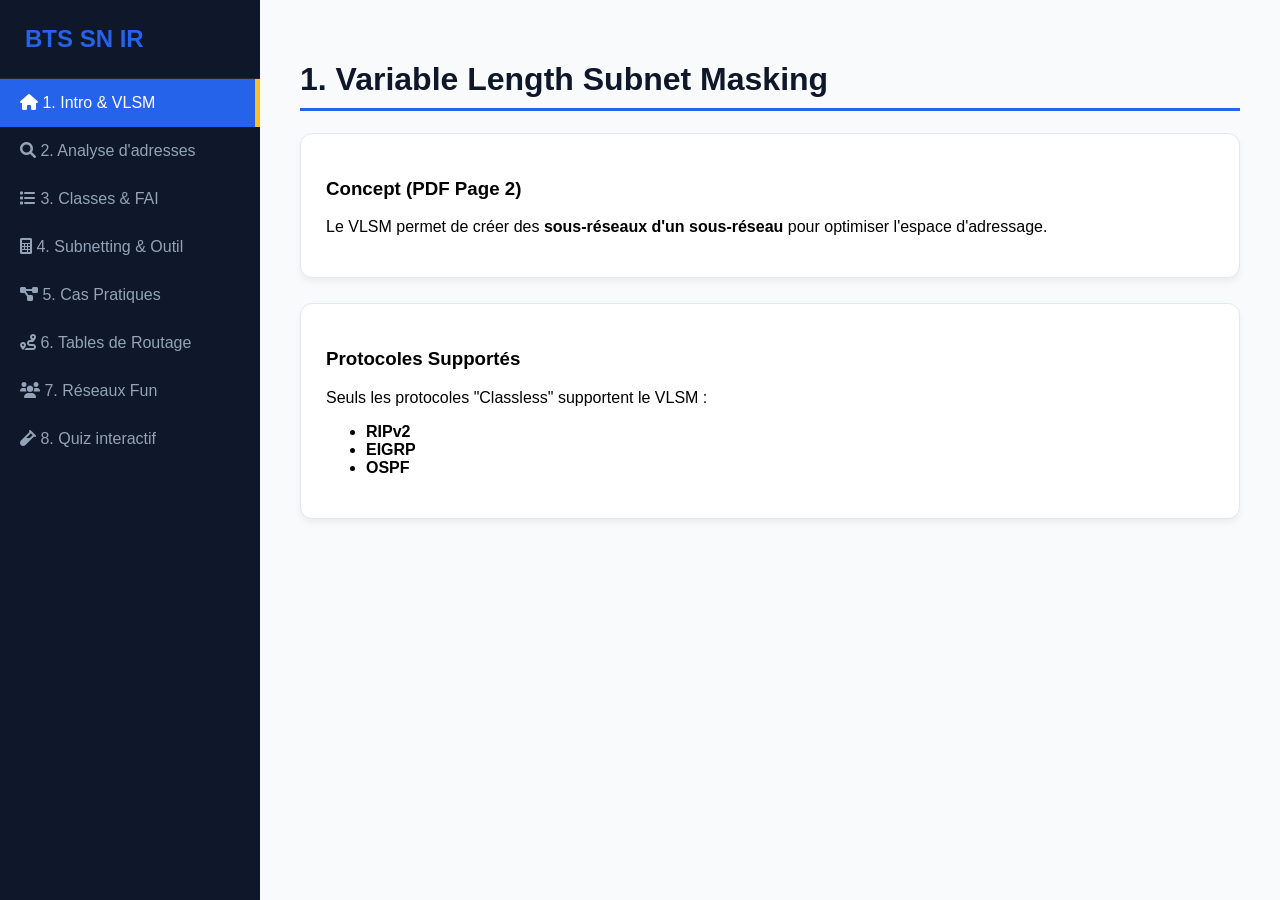
<file: index.html>
<!DOCTYPE html>
<html lang="fr">
<head>
    <meta charset="UTF-8">
    <title>Intro VLSM</title>
    <link rel="stylesheet" href="style.css">
    <link rel="stylesheet" href="https://cdnjs.cloudflare.com/ajax/libs/font-awesome/6.0.0/css/all.min.css">
</head>
<body>
    <div id="nav-container"></div>
    <main>
        <h1>1. Variable Length Subnet Masking</h1>
        <div class="card">
            <h3>Concept (PDF Page 2)</h3>
            <p>Le VLSM permet de créer des <strong>sous-réseaux d'un sous-réseau</strong> pour optimiser l'espace d'adressage.</p>
        </div>
        <div class="card">
            <h3>Protocoles Supportés</h3>
            <p>Seuls les protocoles "Classless" supportent le VLSM :</p>
            <ul>
                <li><strong>RIPv2</strong></li>
                <li><strong>EIGRP</strong></li>
                <li><strong>OSPF</strong></li>
            </ul>
        </div>
    </main>
    <script src="navigation.js"></script>
</body>
</html>
</file>
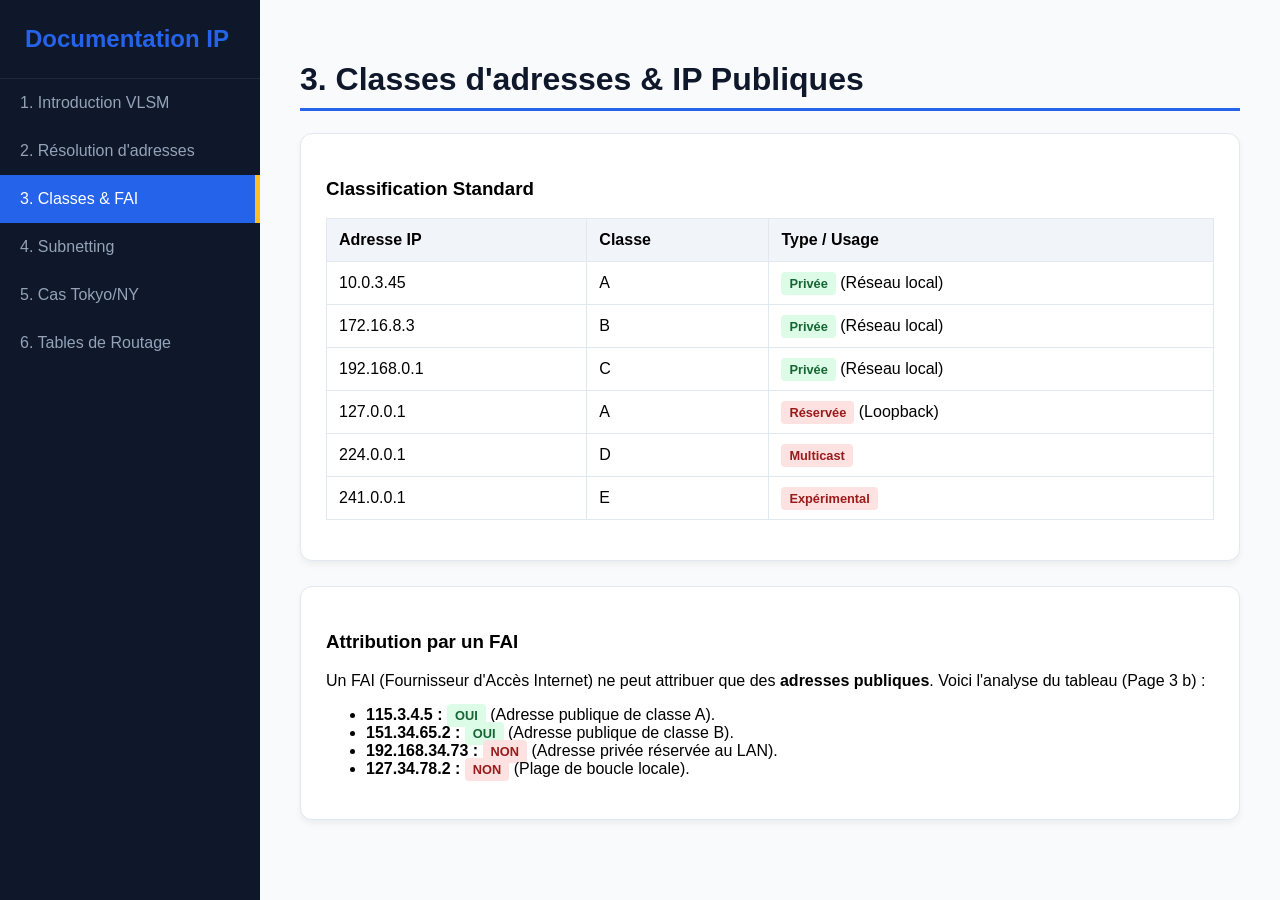
<file: classes.html>
<!DOCTYPE html>
<html lang="fr">
<head>
    <meta charset="UTF-8">
    <title>Cours VLSM - Classes & FAI</title>
    <link rel="stylesheet" href="style.css">
</head>
<body>
    <aside class="sidebar">
        <h2>Documentation IP</h2>
        <nav>
            <a href="index.html">1. Introduction VLSM</a>
            <a href="resolution.html">2. Résolution d'adresses</a>
            <a href="classes.html" class="active">3. Classes & FAI</a>
            <a href="subnetting.html">4. Subnetting</a>
            <a href="vlsm-pro.html">5. Cas Tokyo/NY</a>
            <a href="routage.html">6. Tables de Routage</a>
        </nav>
    </aside>
    <main>
        <h1>3. Classes d'adresses & IP Publiques</h1>
        <div class="card">
            <h3>Classification Standard</h3>
            <table>
                <tr><th>Adresse IP</th><th>Classe</th><th>Type / Usage</th></tr>
                <tr><td>10.0.3.45</td><td>A</td><td><span class="badge bg-green">Privée</span> (Réseau local)</td></tr>
                <tr><td>172.16.8.3</td><td>B</td><td><span class="badge bg-green">Privée</span> (Réseau local)</td></tr>
                <tr><td>192.168.0.1</td><td>C</td><td><span class="badge bg-green">Privée</span> (Réseau local)</td></tr>
                <tr><td>127.0.0.1</td><td>A</td><td><span class="badge bg-red">Réservée</span> (Loopback)</td></tr>
                <tr><td>224.0.0.1</td><td>D</td><td><span class="badge bg-red">Multicast</span></td></tr>
                <tr><td>241.0.0.1</td><td>E</td><td><span class="badge bg-red">Expérimental</span></td></tr>
            </table>
        </div>
        <div class="card">
            <h3>Attribution par un FAI</h3>
            <p>Un FAI (Fournisseur d'Accès Internet) ne peut attribuer que des <strong>adresses publiques</strong>. Voici l'analyse du tableau (Page 3 b) :</p>
            <ul>
                <li><strong>115.3.4.5 :</strong> <span class="badge bg-green">OUI</span> (Adresse publique de classe A).</li>
                <li><strong>151.34.65.2 :</strong> <span class="badge bg-green">OUI</span> (Adresse publique de classe B).</li>
                <li><strong>192.168.34.73 :</strong> <span class="badge bg-red">NON</span> (Adresse privée réservée au LAN).</li>
                <li><strong>127.34.78.2 :</strong> <span class="badge bg-red">NON</span> (Plage de boucle locale).</li>
            </ul>
        </div>
    </main>
</body>
</html>
</file>
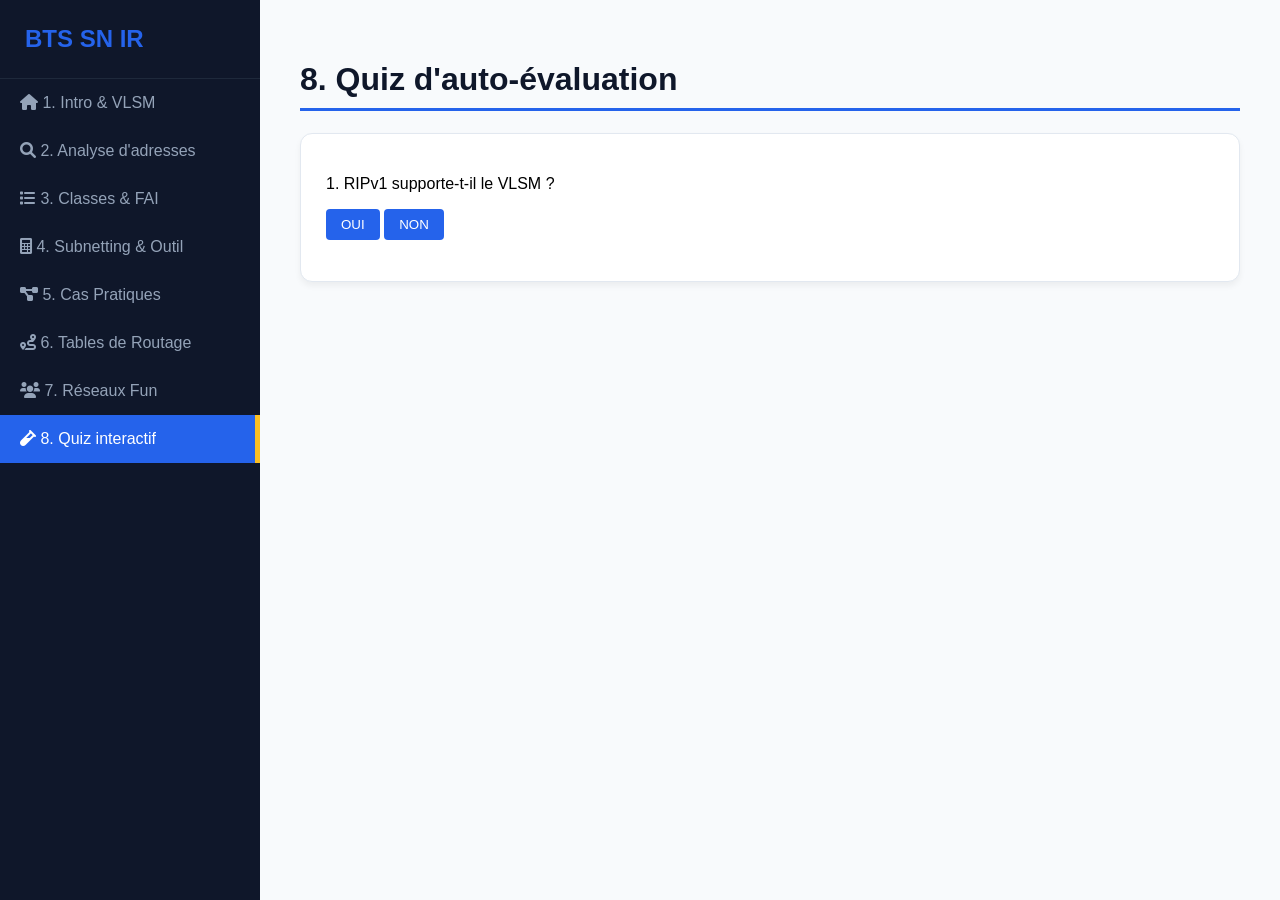
<file: quiz.html>
<!DOCTYPE html>
<html lang="fr">
<head>
    <meta charset="UTF-8">
    <title>Quiz interactif</title>
    <link rel="stylesheet" href="style.css">
    <link rel="stylesheet" href="https://cdnjs.cloudflare.com/ajax/libs/font-awesome/6.0.0/css/all.min.css">
</head>
<body>
    <div id="nav-container"></div>
    <main>
        <h1>8. Quiz d'auto-évaluation</h1>
        <div class="card">
            <p>1. RIPv1 supporte-t-il le VLSM ?</p>
            <button onclick="ans(false)">OUI</button>
            <button onclick="ans(true)">NON</button>
            <p id="f" style="margin-top:15px; font-weight:bold;"></p>
        </div>
    </main>
    <script>
        function ans(c) {
            const f = document.getElementById('f');
            f.innerText = c ? "Correct ! RIPv1 est classfull." : "Faux. RIPv1 ne gère pas les masques.";
            f.style.color = c ? "green" : "red";
        }
    </script>
    <script src="navigation.js"></script>
</body>
</html>
</file>
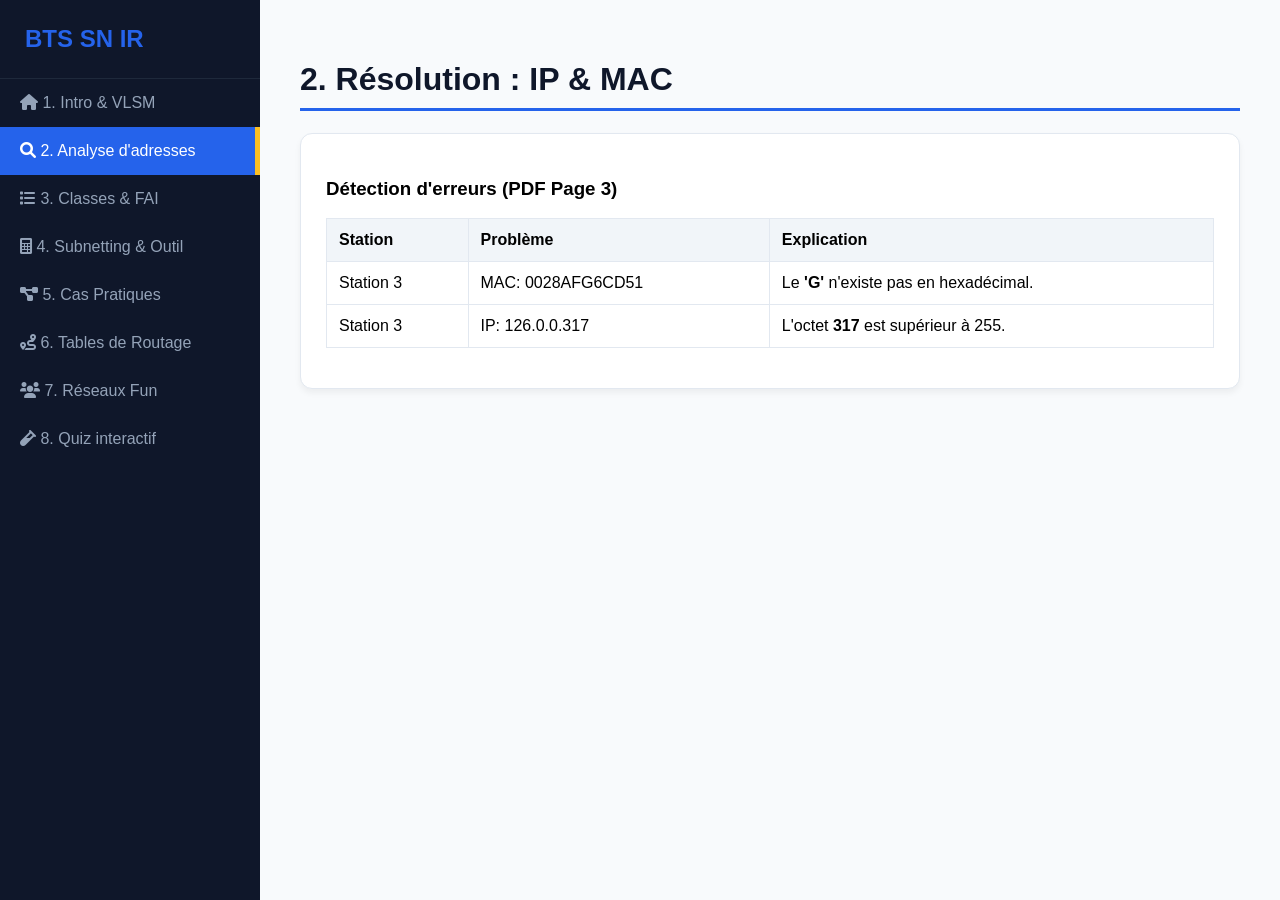
<file: resolution.html>
<!DOCTYPE html>
<html lang="fr">
<head>
    <meta charset="UTF-8">
    <title>Analyse d'adresses</title>
    <link rel="stylesheet" href="style.css">
    <link rel="stylesheet" href="https://cdnjs.cloudflare.com/ajax/libs/font-awesome/6.0.0/css/all.min.css">
</head>
<body>
    <div id="nav-container"></div>
    <main>
        <h1>2. Résolution : IP & MAC</h1>
        <div class="card">
            <h3>Détection d'erreurs (PDF Page 3)</h3>
            <table>
                <tr><th>Station</th><th>Problème</th><th>Explication</th></tr>
                <tr><td>Station 3</td><td>MAC: 0028AFG6CD51</td><td>Le <strong>'G'</strong> n'existe pas en hexadécimal.</td></tr>
                <tr><td>Station 3</td><td>IP: 126.0.0.317</td><td>L'octet <strong>317</strong> est supérieur à 255.</td></tr>
            </table>
        </div>
    </main>
    <script src="navigation.js"></script>
</body>
</html>
</file>
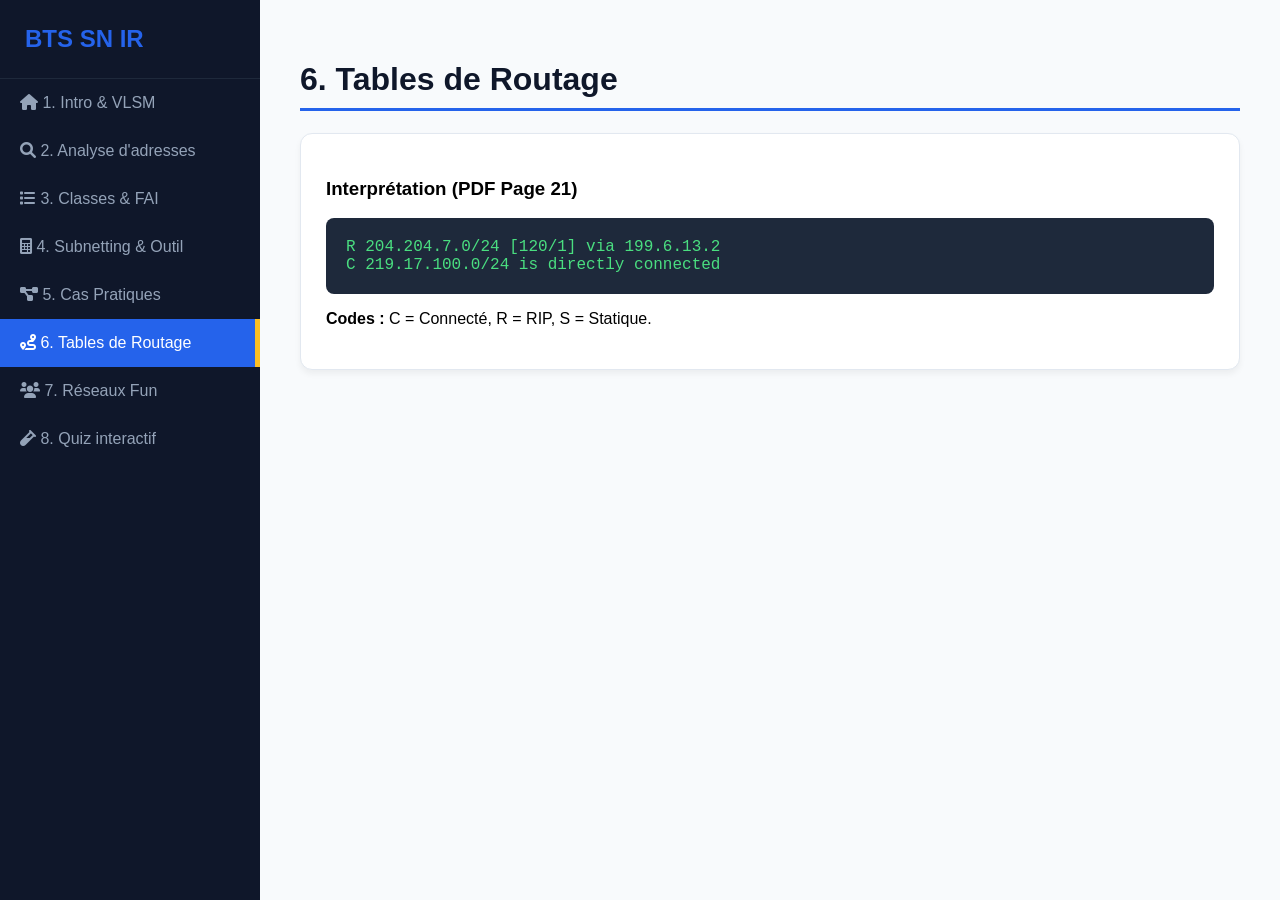
<file: routage.html>
<!DOCTYPE html>
<html lang="fr">
<head>
    <meta charset="UTF-8">
    <title>Tables de Routage</title>
    <link rel="stylesheet" href="style.css">
    <link rel="stylesheet" href="https://cdnjs.cloudflare.com/ajax/libs/font-awesome/6.0.0/css/all.min.css">
</head>
<body>
    <div id="nav-container"></div>
    <main>
        <h1>6. Tables de Routage</h1>
        <div class="card">
            <h3>Interprétation (PDF Page 21)</h3>
            <div class="terminal">
                R 204.204.7.0/24 [120/1] via 199.6.13.2<br>
                C 219.17.100.0/24 is directly connected
            </div>
            <p><strong>Codes :</strong> C = Connecté, R = RIP, S = Statique.</p>
        </div>
    </main>
    <script src="navigation.js"></script>
</body>
</html>
</file>
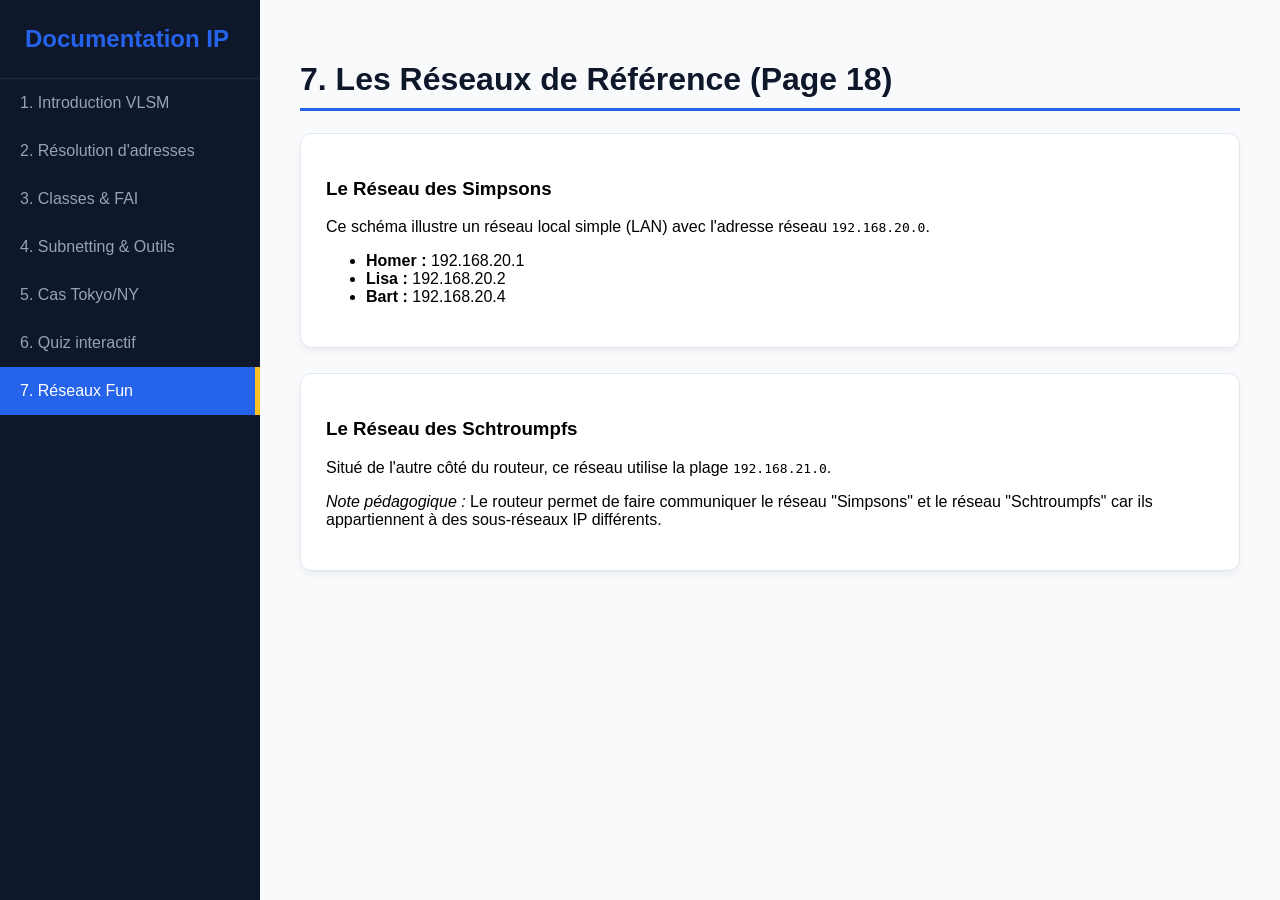
<file: simpsons.html>
<!DOCTYPE html>
<html lang="fr">
<head>
    <meta charset="UTF-8">
    <title>Réseaux Fun</title>
    <link rel="stylesheet" href="style.css">
</head>
<body>
    <aside class="sidebar">
        <h2>Documentation IP</h2>
        <nav>
            <a href="index.html">1. Introduction VLSM</a>
            <a href="resolution.html">2. Résolution d'adresses</a>
            <a href="classes.html">3. Classes & FAI</a>
            <a href="subnetting.html">4. Subnetting & Outils</a>
            <a href="vlsm-pro.html">5. Cas Tokyo/NY</a>
            <a href="quiz.html">6. Quiz interactif</a>
            <a href="simpsons.html" class="active">7. Réseaux Fun</a>
        </nav>
    </aside>
    <main>
        <h1>7. Les Réseaux de Référence (Page 18)</h1>
        <div class="card">
            <h3>Le Réseau des Simpsons</h3>
            <p>Ce schéma illustre un réseau local simple (LAN) avec l'adresse réseau <code>192.168.20.0</code>.</p>
            <ul>
                <li><strong>Homer :</strong> 192.168.20.1</li>
                <li><strong>Lisa :</strong> 192.168.20.2</li>
                <li><strong>Bart :</strong> 192.168.20.4</li>
            </ul>
        </div>
        <div class="card">
            <h3>Le Réseau des Schtroumpfs</h3>
            <p>Situé de l'autre côté du routeur, ce réseau utilise la plage <code>192.168.21.0</code>.</p>
            <p><em>Note pédagogique :</em> Le routeur permet de faire communiquer le réseau "Simpsons" et le réseau "Schtroumpfs" car ils appartiennent à des sous-réseaux IP différents.</p>
        </div>
    </main>
</body>
</html>
</file>
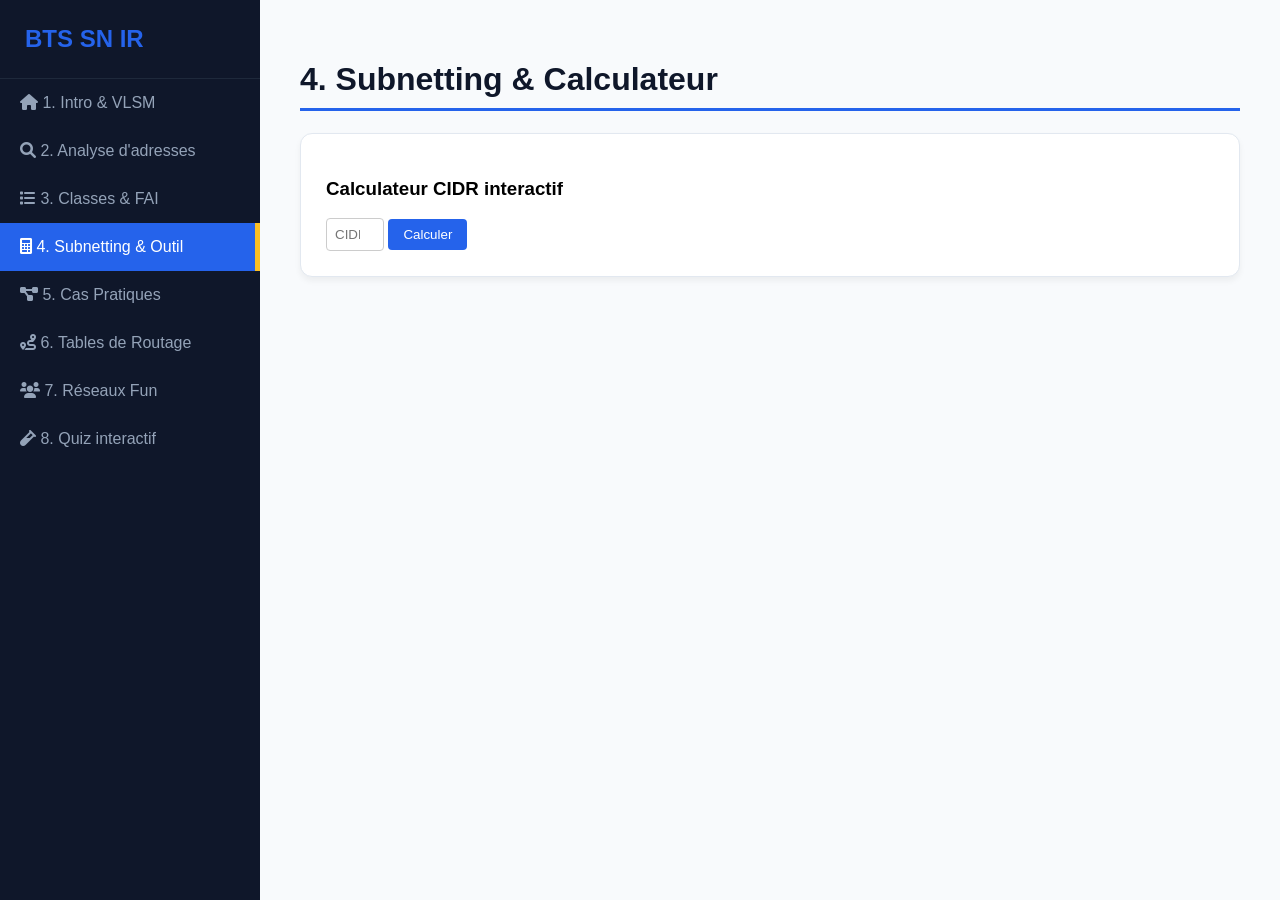
<file: subnetting.html>
<!DOCTYPE html>
<html lang="fr">
<head>
    <meta charset="UTF-8">
    <title>Outil Subnetting</title>
    <link rel="stylesheet" href="style.css">
    <link rel="stylesheet" href="https://cdnjs.cloudflare.com/ajax/libs/font-awesome/6.0.0/css/all.min.css">
</head>
<body>
    <div id="nav-container"></div>
    <main>
        <h1>4. Subnetting & Calculateur</h1>
        <div class="card">
            <h3>Calculateur CIDR interactif</h3>
            <input type="number" id="cidrInput" placeholder="CIDR (ex: 26)" min="0" max="32">
            <button onclick="calculate()">Calculer</button>
            <div id="res" class="terminal" style="margin-top:20px; display:none;">
                <p>Masque : <span id="m"></span></p>
                <p>Hôtes utiles : <span id="h"></span></p>
            </div>
        </div>
    </main>
    <script>
        function calculate() {
            const c = parseInt(document.getElementById('cidrInput').value);
            let mask = [];
            for(let i=0; i<4; i++) {
                let b = Math.min(8, Math.max(0, c - (i*8)));
                mask.push(256 - Math.pow(2, 8-b));
            }
            document.getElementById('m').innerText = mask.join('.');
            document.getElementById('h').innerText = Math.max(0, Math.pow(2, 32-c)-2);
            document.getElementById('res').style.display = 'block';
        }
    </script>
    <script src="navigation.js"></script>
</body>
</html>
</file>
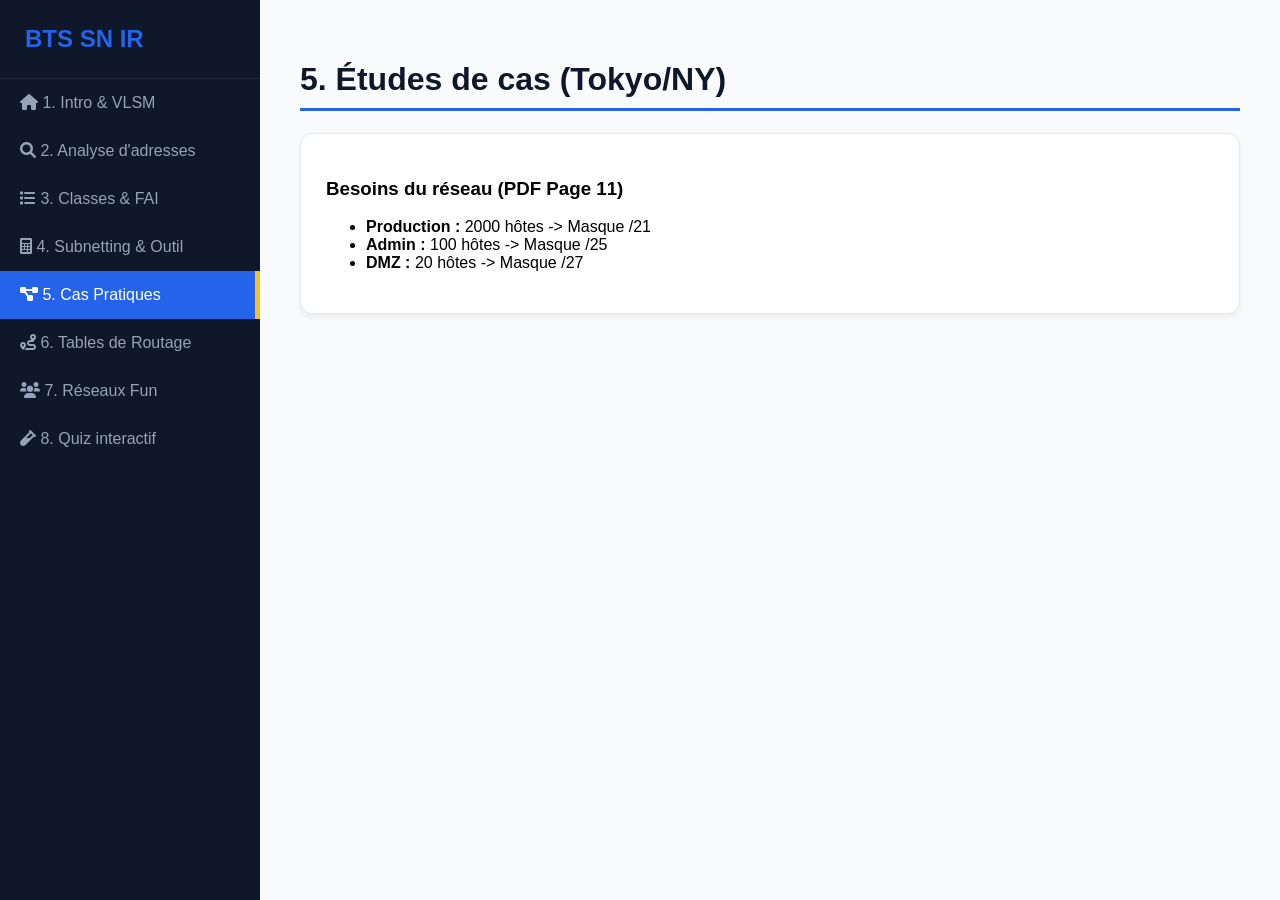
<file: vlsm-pro.html>
<!DOCTYPE html>
<html lang="fr">
<head>
    <meta charset="UTF-8">
    <title>Cas Pratiques</title>
    <link rel="stylesheet" href="style.css">
    <link rel="stylesheet" href="https://cdnjs.cloudflare.com/ajax/libs/font-awesome/6.0.0/css/all.min.css">
</head>
<body>
    <div id="nav-container"></div>
    <main>
        <h1>5. Études de cas (Tokyo/NY)</h1>
        <div class="card">
            <h3>Besoins du réseau (PDF Page 11)</h3>
            <ul>
                <li><strong>Production :</strong> 2000 hôtes -> Masque /21</li>
                <li><strong>Admin :</strong> 100 hôtes -> Masque /25</li>
                <li><strong>DMZ :</strong> 20 hôtes -> Masque /27</li>
            </ul>
        </div>
    </main>
    <script src="navigation.js"></script>
</body>
</html>
</file>
<file: style.css>
:root {
    --primary: #2563eb; --dark: #0f172a; --bg: #f8fafc;
}
body { font-family: 'Inter', sans-serif; margin: 0; display: flex; background: var(--bg); }
#nav-container { width: 260px; flex-shrink: 0; }
.sidebar { width: 260px; background: var(--dark); color: white; height: 100vh; position: sticky; top: 0; }
.sidebar h2 { padding: 25px; color: var(--primary); border-bottom: 1px solid #1e293b; margin: 0; }
.sidebar nav a { display: block; padding: 15px 20px; color: #94a3b8; text-decoration: none; transition: 0.2s; }
.sidebar nav a:hover { background: #1e293b; color: white; }
.sidebar nav a.active { background: var(--primary); color: white; border-right: 5px solid #fbbf24; }
main { flex: 1; padding: 40px; max-width: 1000px; margin: 0 auto; }
.card { background: white; padding: 25px; border-radius: 12px; box-shadow: 0 4px 6px rgba(0,0,0,0.05); margin-bottom: 25px; border: 1px solid #e2e8f0; }
h1 { color: var(--dark); border-bottom: 3px solid var(--primary); padding-bottom: 10px; }
.terminal { background: #1e293b; color: #4ade80; padding: 20px; border-radius: 8px; font-family: 'Courier New', monospace; }
table { width: 100%; border-collapse: collapse; margin: 15px 0; }
th, td { border: 1px solid #e2e8f0; padding: 12px; text-align: left; }
th { background: #f1f5f9; }
.badge { padding: 4px 8px; border-radius: 4px; font-size: 0.8rem; font-weight: bold; }
.bg-red { background: #fee2e2; color: #991b1b; }
.bg-green { background: #dcfce7; color: #166534; }
input[type="number"] { padding: 8px; border: 1px solid #ccc; border-radius: 4px; }
button { padding: 8px 15px; background: var(--primary); color: white; border: none; border-radius: 4px; cursor: pointer; }
</file>
